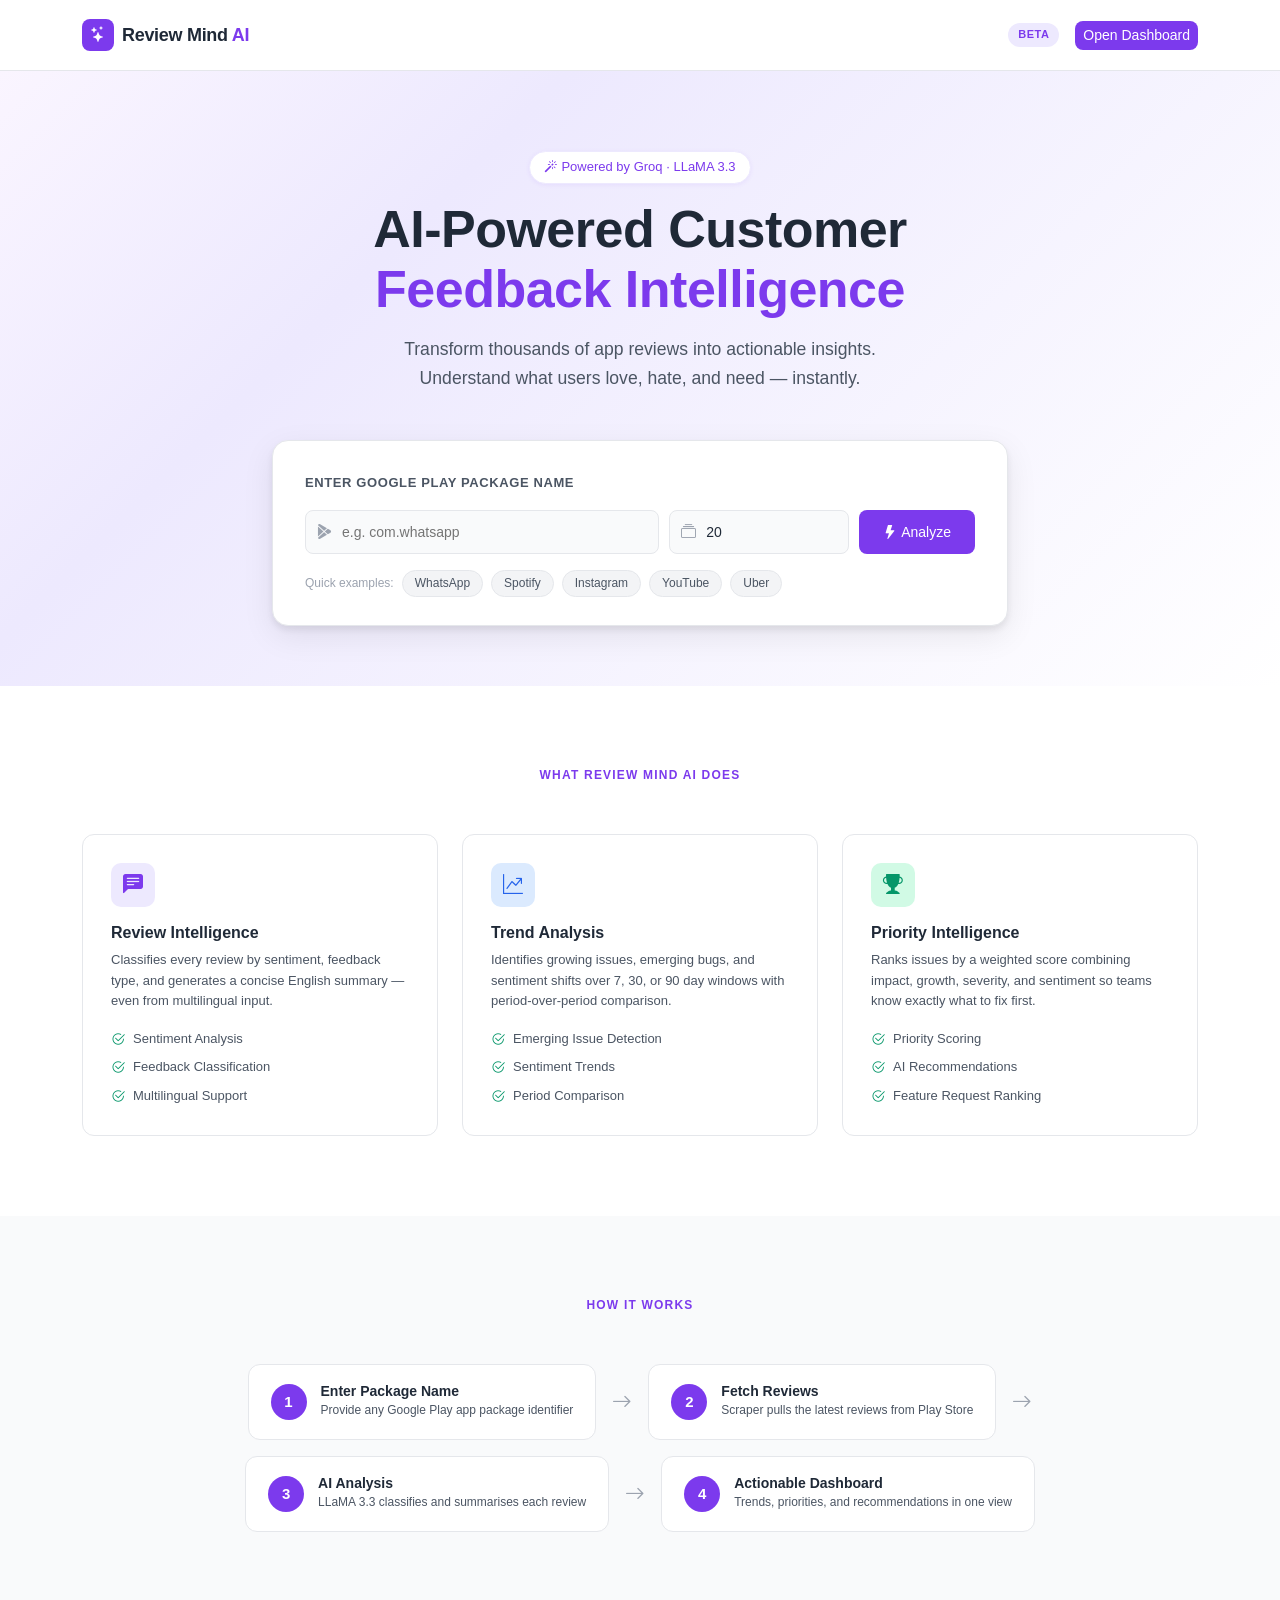
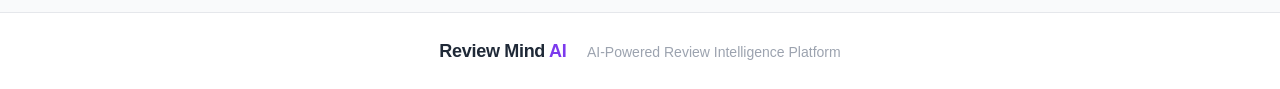
<file: frontend/index.html>
<!DOCTYPE html>
<html lang="en">
<head>
  <meta charset="UTF-8" />
  <meta name="viewport" content="width=device-width, initial-scale=1.0" />
  <title>Review Mind AI – AI-Powered Review Intelligence</title>
  <link rel="stylesheet" href="https://cdn.jsdelivr.net/npm/bootstrap@5.3.3/dist/css/bootstrap.min.css" />
  <link rel="stylesheet" href="https://cdn.jsdelivr.net/npm/bootstrap-icons@1.11.3/font/bootstrap-icons.min.css" />
  <link rel="stylesheet" href="css/style.css" />
</head>
<body>

  <!-- ── NAVBAR ──────────────────────────────────────────────────────────── -->
  <nav class="navbar navbar-expand-lg navbar-light rma-navbar">
    <div class="container">
      <a class="navbar-brand d-flex align-items-center gap-2" href="#">
        <div class="brand-icon"><i class="bi bi-stars"></i></div>
        <span class="brand-name">Review Mind <span class="text-purple">AI</span></span>
      </a>
      <div class="ms-auto d-flex align-items-center gap-3">
        <span class="badge-pill">Beta</span>
        <a href="dashboard.html" class="btn btn-purple btn-sm">Open Dashboard</a>
      </div>
    </div>
  </nav>

  <!-- ── HERO ────────────────────────────────────────────────────────────── -->
  <section class="hero-section">
    <div class="container">
      <div class="row justify-content-center text-center">
        <div class="col-lg-8">
          <div class="hero-badge mb-3"><i class="bi bi-magic me-1"></i>Powered by Groq · LLaMA 3.3</div>
          <h1 class="hero-title">AI-Powered Customer<br><span class="text-purple">Feedback Intelligence</span></h1>
          <p class="hero-subtitle">Transform thousands of app reviews into actionable insights.<br>Understand what users love, hate, and need — instantly.</p>

          <!-- Input card -->
          <div class="input-card mt-5">
            <label class="input-label">Enter Google Play Package Name</label>
            <div class="input-row mt-3">
              <div class="input-wrapper">
                <i class="bi bi-google-play input-icon"></i>
                <input
                  type="text"
                  id="packageInput"
                  class="rma-input"
                  placeholder="e.g. com.whatsapp"
                  autocomplete="off"
                />
              </div>
              <div class="input-wrapper count-wrapper">
                <i class="bi bi-collection input-icon"></i>
                <input
                  type="number"
                  id="reviewCount"
                  class="rma-input count-input"
                  placeholder="Reviews (max 50)"
                  min="5"
                  max="50"
                  value="20"
                />
              </div>
              <button id="analyzeBtn" class="btn btn-purple btn-analyze" onclick="startAnalysis()">
                <span id="analyzeBtnText"><i class="bi bi-lightning-fill me-1"></i>Analyze</span>
                <span id="analyzeBtnSpinner" class="d-none">
                  <span class="spinner-border spinner-border-sm me-1"></span>Analyzing…
                </span>
              </button>
            </div>
            <div class="quick-examples mt-3">
              <span class="example-label">Quick examples:</span>
              <button class="example-chip" onclick="setPackage('com.whatsapp')">WhatsApp</button>
              <button class="example-chip" onclick="setPackage('com.spotify.music')">Spotify</button>
              <button class="example-chip" onclick="setPackage('com.instagram.android')">Instagram</button>
              <button class="example-chip" onclick="setPackage('com.google.android.youtube')">YouTube</button>
              <button class="example-chip" onclick="setPackage('com.ubercab')">Uber</button>
            </div>
            <!-- Status -->
            <div id="statusArea" class="status-area d-none mt-3"></div>
          </div>
        </div>
      </div>
    </div>
  </section>

  <!-- ── FEATURE CARDS ────────────────────────────────────────────────────── -->
  <section class="features-section">
    <div class="container">
      <div class="section-label text-center mb-5">What Review Mind AI does</div>
      <div class="row g-4">
        <div class="col-md-4">
          <div class="feature-card">
            <div class="feature-icon purple"><i class="bi bi-chat-left-text-fill"></i></div>
            <h5 class="feature-title">Review Intelligence</h5>
            <p class="feature-desc">Classifies every review by sentiment, feedback type, and generates a concise English summary — even from multilingual input.</p>
            <ul class="feature-list">
              <li><i class="bi bi-check2-circle"></i> Sentiment Analysis</li>
              <li><i class="bi bi-check2-circle"></i> Feedback Classification</li>
              <li><i class="bi bi-check2-circle"></i> Multilingual Support</li>
            </ul>
          </div>
        </div>
        <div class="col-md-4">
          <div class="feature-card">
            <div class="feature-icon blue"><i class="bi bi-graph-up-arrow"></i></div>
            <h5 class="feature-title">Trend Analysis</h5>
            <p class="feature-desc">Identifies growing issues, emerging bugs, and sentiment shifts over 7, 30, or 90 day windows with period-over-period comparison.</p>
            <ul class="feature-list">
              <li><i class="bi bi-check2-circle"></i> Emerging Issue Detection</li>
              <li><i class="bi bi-check2-circle"></i> Sentiment Trends</li>
              <li><i class="bi bi-check2-circle"></i> Period Comparison</li>
            </ul>
          </div>
        </div>
        <div class="col-md-4">
          <div class="feature-card">
            <div class="feature-icon green"><i class="bi bi-trophy-fill"></i></div>
            <h5 class="feature-title">Priority Intelligence</h5>
            <p class="feature-desc">Ranks issues by a weighted score combining impact, growth, severity, and sentiment so teams know exactly what to fix first.</p>
            <ul class="feature-list">
              <li><i class="bi bi-check2-circle"></i> Priority Scoring</li>
              <li><i class="bi bi-check2-circle"></i> AI Recommendations</li>
              <li><i class="bi bi-check2-circle"></i> Feature Request Ranking</li>
            </ul>
          </div>
        </div>
      </div>
    </div>
  </section>

  <!-- ── HOW IT WORKS ──────────────────────────────────────────────────────── -->
  <section class="how-section">
    <div class="container">
      <div class="section-label text-center mb-5">How it works</div>
      <div class="row justify-content-center">
        <div class="col-lg-10">
          <div class="steps-row">
            <div class="step-item">
              <div class="step-number">1</div>
              <div class="step-content">
                <h6>Enter Package Name</h6>
                <p>Provide any Google Play app package identifier</p>
              </div>
            </div>
            <div class="step-arrow"><i class="bi bi-arrow-right"></i></div>
            <div class="step-item">
              <div class="step-number">2</div>
              <div class="step-content">
                <h6>Fetch Reviews</h6>
                <p>Scraper pulls the latest reviews from Play Store</p>
              </div>
            </div>
            <div class="step-arrow"><i class="bi bi-arrow-right"></i></div>
            <div class="step-item">
              <div class="step-number">3</div>
              <div class="step-content">
                <h6>AI Analysis</h6>
                <p>LLaMA 3.3 classifies and summarises each review</p>
              </div>
            </div>
            <div class="step-arrow"><i class="bi bi-arrow-right"></i></div>
            <div class="step-item">
              <div class="step-number">4</div>
              <div class="step-content">
                <h6>Actionable Dashboard</h6>
                <p>Trends, priorities, and recommendations in one view</p>
              </div>
            </div>
          </div>
        </div>
      </div>
    </div>
  </section>

  <!-- ── FOOTER ───────────────────────────────────────────────────────────── -->
  <footer class="rma-footer">
    <div class="container text-center">
      <span class="brand-name">Review Mind <span class="text-purple">AI</span></span>
      <span class="ms-3 text-muted small">AI-Powered Review Intelligence Platform</span>
    </div>
  </footer>

  <script src="https://cdn.jsdelivr.net/npm/bootstrap@5.3.3/dist/js/bootstrap.bundle.min.js"></script>
  <script src="js/api.js"></script>
  <script src="js/home.js"></script>
</body>
</html>
</file>
<file: frontend/css/style.css>
/* ============================================================
   Review Mind AI – Global Styles
   ============================================================ */

:root {
  --purple:        #7c3aed;
  --purple-light:  #ede9fe;
  --purple-hover:  #6d28d9;
  --purple-soft:   #f5f3ff;
  --blue:          #2563eb;
  --blue-light:    #dbeafe;
  --green:         #059669;
  --green-light:   #d1fae5;
  --red:           #dc2626;
  --red-light:     #fee2e2;
  --yellow:        #d97706;
  --yellow-light:  #fef3c7;
  --gray-50:       #f9fafb;
  --gray-100:      #f3f4f6;
  --gray-200:      #e5e7eb;
  --gray-400:      #9ca3af;
  --gray-600:      #4b5563;
  --gray-800:      #1f2937;
  --white:         #ffffff;
  --radius:        12px;
  --radius-sm:     8px;
  --shadow:        0 1px 3px rgba(0,0,0,.08), 0 4px 16px rgba(0,0,0,.06);
  --shadow-md:     0 4px 6px rgba(0,0,0,.07), 0 10px 32px rgba(0,0,0,.08);
}

* { box-sizing: border-box; margin: 0; padding: 0; }

body {
  font-family: -apple-system, BlinkMacSystemFont, 'Segoe UI', Roboto, sans-serif;
  background: var(--white);
  color: var(--gray-800);
  line-height: 1.6;
}

.text-purple  { color: var(--purple) !important; }
.text-muted   { color: var(--gray-400) !important; }

/* ── Buttons ──────────────────────────────────────────────────────────────── */
.btn-purple {
  background: var(--purple);
  color: #fff;
  border: none;
  border-radius: var(--radius-sm);
  font-weight: 500;
  transition: background .15s;
}
.btn-purple:hover  { background: var(--purple-hover); color: #fff; }

.btn-outline-purple {
  background: transparent;
  color: var(--purple);
  border: 1.5px solid var(--purple);
  border-radius: var(--radius-sm);
  font-weight: 500;
  transition: all .15s;
}
.btn-outline-purple:hover { background: var(--purple); color: #fff; }

/* ── Navbar ───────────────────────────────────────────────────────────────── */
.rma-navbar {
  background: var(--white);
  border-bottom: 1px solid var(--gray-200);
  padding: 14px 0;
  position: sticky;
  top: 0;
  z-index: 100;
}

.brand-icon {
  width: 32px;
  height: 32px;
  background: var(--purple);
  border-radius: 8px;
  display: flex;
  align-items: center;
  justify-content: center;
  color: #fff;
  font-size: 16px;
}
.brand-name {
  font-size: 18px;
  font-weight: 700;
  color: var(--gray-800);
  letter-spacing: -.3px;
}

.badge-pill {
  background: var(--purple-light);
  color: var(--purple);
  font-size: 11px;
  font-weight: 600;
  padding: 3px 10px;
  border-radius: 20px;
  text-transform: uppercase;
  letter-spacing: .5px;
}

/* ── Hero ─────────────────────────────────────────────────────────────────── */
.hero-section {
  padding: 80px 0 60px;
  background: linear-gradient(135deg, #faf5ff 0%, #ede9fe 30%, #fff 100%);
}

.hero-badge {
  display: inline-flex;
  align-items: center;
  background: var(--white);
  border: 1px solid var(--purple-light);
  color: var(--purple);
  font-size: 13px;
  font-weight: 500;
  padding: 5px 14px;
  border-radius: 20px;
  box-shadow: 0 1px 4px rgba(124,58,237,.08);
}

.hero-title {
  font-size: clamp(2rem, 5vw, 3.25rem);
  font-weight: 800;
  color: var(--gray-800);
  line-height: 1.15;
  letter-spacing: -.5px;
}

.hero-subtitle {
  font-size: 1.1rem;
  color: var(--gray-600);
  margin-top: 16px;
}

/* Input card */
.input-card {
  background: var(--white);
  border: 1px solid var(--gray-200);
  border-radius: 16px;
  padding: 28px 32px;
  box-shadow: var(--shadow-md);
  text-align: left;
}

.input-label {
  font-size: 13px;
  font-weight: 600;
  text-transform: uppercase;
  letter-spacing: .6px;
  color: var(--gray-600);
}

.input-row {
  display: flex;
  gap: 10px;
  flex-wrap: wrap;
}

.input-wrapper {
  position: relative;
  flex: 1;
  min-width: 180px;
}
.count-wrapper { max-width: 160px; flex: 0 0 160px; }

.input-icon {
  position: absolute;
  left: 12px;
  top: 50%;
  transform: translateY(-50%);
  color: var(--gray-400);
  font-size: 15px;
  pointer-events: none;
}

.rma-input {
  width: 100%;
  height: 44px;
  padding: 0 12px 0 36px;
  border: 1.5px solid var(--gray-200);
  border-radius: var(--radius-sm);
  font-size: 14px;
  color: var(--gray-800);
  background: var(--gray-50);
  transition: border-color .15s, box-shadow .15s;
  outline: none;
}
.rma-input:focus {
  border-color: var(--purple);
  box-shadow: 0 0 0 3px rgba(124,58,237,.1);
  background: var(--white);
}

.btn-analyze {
  height: 44px;
  padding: 0 24px;
  font-size: 14px;
  white-space: nowrap;
  flex-shrink: 0;
}

.quick-examples {
  display: flex;
  align-items: center;
  flex-wrap: wrap;
  gap: 8px;
}
.example-label {
  font-size: 12px;
  color: var(--gray-400);
  font-weight: 500;
}
.example-chip {
  background: var(--gray-100);
  border: 1px solid var(--gray-200);
  border-radius: 20px;
  padding: 3px 12px;
  font-size: 12px;
  color: var(--gray-600);
  cursor: pointer;
  transition: all .15s;
}
.example-chip:hover {
  background: var(--purple-light);
  border-color: var(--purple);
  color: var(--purple);
}

/* Status area */
.status-area {
  border-radius: var(--radius-sm);
  padding: 12px 16px;
  font-size: 13px;
  font-weight: 500;
}
.status-info    { background: #eff6ff; color: #1d4ed8; border: 1px solid #bfdbfe; }
.status-success { background: var(--green-light); color: var(--green); border: 1px solid #6ee7b7; }
.status-error   { background: var(--red-light); color: var(--red); border: 1px solid #fca5a5; }

/* ── Features section ─────────────────────────────────────────────────────── */
.features-section {
  padding: 80px 0;
  background: var(--white);
}

.section-label {
  font-size: 12px;
  font-weight: 700;
  text-transform: uppercase;
  letter-spacing: 1.2px;
  color: var(--purple);
}

.feature-card {
  background: var(--white);
  border: 1px solid var(--gray-200);
  border-radius: var(--radius);
  padding: 28px;
  height: 100%;
  transition: box-shadow .2s, transform .2s;
}
.feature-card:hover {
  box-shadow: var(--shadow-md);
  transform: translateY(-2px);
}

.feature-icon {
  width: 44px;
  height: 44px;
  border-radius: 10px;
  display: flex;
  align-items: center;
  justify-content: center;
  font-size: 20px;
  margin-bottom: 16px;
}
.feature-icon.purple { background: var(--purple-light); color: var(--purple); }
.feature-icon.blue   { background: var(--blue-light);   color: var(--blue);   }
.feature-icon.green  { background: var(--green-light);  color: var(--green);  }

.feature-title { font-size: 16px; font-weight: 700; margin-bottom: 8px; }
.feature-desc  { font-size: 13px; color: var(--gray-600); margin-bottom: 16px; }

.feature-list {
  list-style: none;
  padding: 0;
  margin: 0;
  display: flex;
  flex-direction: column;
  gap: 6px;
}
.feature-list li {
  font-size: 13px;
  color: var(--gray-600);
  display: flex;
  align-items: center;
  gap: 8px;
}
.feature-list li i { color: var(--green); font-size: 14px; }

/* ── How it works ─────────────────────────────────────────────────────────── */
.how-section {
  padding: 80px 0;
  background: var(--gray-50);
}

.steps-row {
  display: flex;
  align-items: center;
  justify-content: center;
  flex-wrap: wrap;
  gap: 16px;
}

.step-item {
  display: flex;
  align-items: center;
  gap: 14px;
  background: var(--white);
  border: 1px solid var(--gray-200);
  border-radius: var(--radius);
  padding: 18px 22px;
  min-width: 180px;
}

.step-number {
  width: 36px;
  height: 36px;
  background: var(--purple);
  color: #fff;
  border-radius: 50%;
  display: flex;
  align-items: center;
  justify-content: center;
  font-weight: 800;
  font-size: 15px;
  flex-shrink: 0;
}

.step-content h6 { font-size: 14px; font-weight: 700; margin-bottom: 2px; }
.step-content p  { font-size: 12px; color: var(--gray-600); margin: 0; }

.step-arrow { color: var(--gray-400); font-size: 20px; }

/* ── Footer ───────────────────────────────────────────────────────────────── */
.rma-footer {
  padding: 24px 0;
  background: var(--white);
  border-top: 1px solid var(--gray-200);
}
</file>
